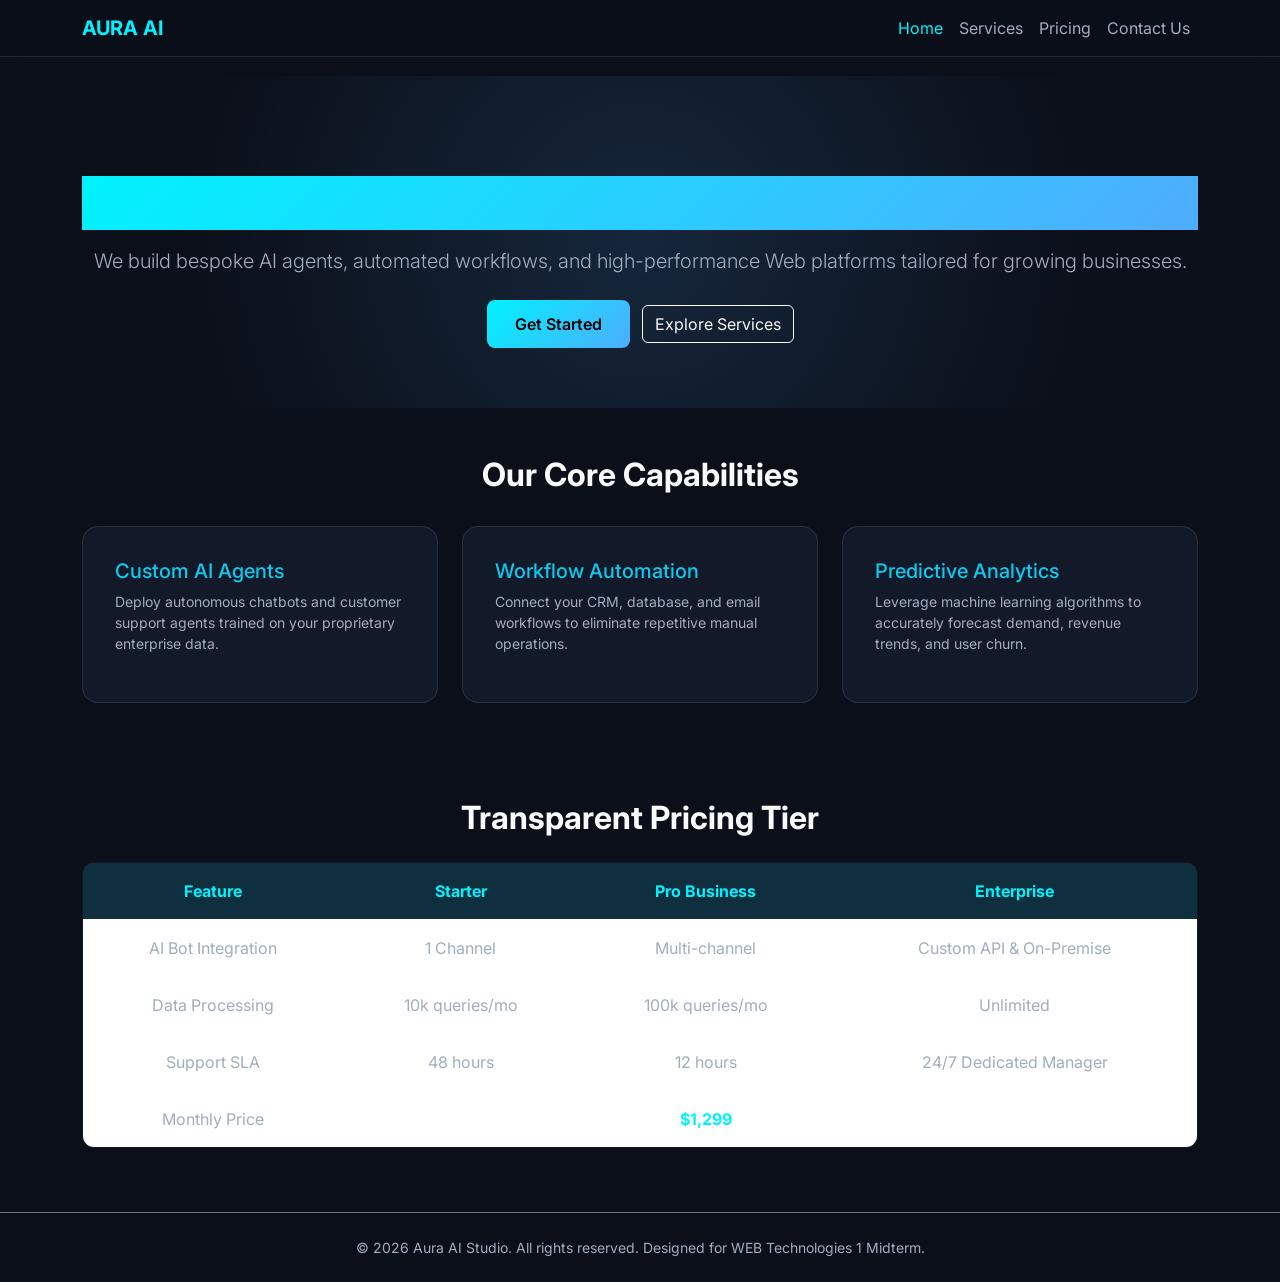
<file: index.html>
<!doctype html>
<html lang="en">
  <head>
    <meta charset="UTF-8" />
    <meta name="viewport" content="width=device-width, initial-scale=1.0" />
    <title>Aura AI Studio | Next-Gen AI Solutions</title>
    <link
      href="https://cdn.jsdelivr.net/npm/bootstrap@5.3.0/dist/css/bootstrap.min.css"
      rel="stylesheet"
    />
    <link
      href="https://fonts.googleapis.com/css2?family=Inter:wght@400;600;800&display=swap"
      rel="stylesheet"
    />
    <link rel="stylesheet" href="style.css" />
  </head>
  <body>
    <nav class="navbar navbar-expand-lg navbar-dark fixed-top navbar-custom">
      <div class="container">
        <a
          class="navbar-brand fw-bold"
          href="index.html"
          style="color: var(--accent-cyan)"
          >AURA AI</a
        >
        <button
          class="navbar-toggler"
          type="button"
          data-bs-toggle="collapse"
          data-bs-target="#navbarNav"
        >
          <span class="navbar-toggler-icon"></span>
        </button>
        <div class="collapse navbar-collapse" id="navbarNav">
          <ul class="navbar-nav ms-auto">
            <li class="nav-item">
              <a class="nav-link active" href="index.html">Home</a>
            </li>
            <li class="nav-item">
              <a class="nav-link" href="#services">Services</a>
            </li>
            <li class="nav-item">
              <a class="nav-link" href="#pricing">Pricing</a>
            </li>
            <li class="nav-item">
              <a class="nav-link" href="contact.html">Contact Us</a>
            </li>
          </ul>
        </div>
      </div>
    </nav>
    <header class="hero-section">
      <div class="container">
        <h1 class="hero-title">Automate Your Business with Intelligence</h1>
        <p class="lead text-muted mt-3 max-w-600 mx-auto">
          We build bespoke AI agents, automated workflows, and high-performance
          Web platforms tailored for growing businesses.
        </p>
        <div class="mt-4">
          <a href="contact.html" class="btn btn-glow me-2">Get Started</a>
          <a href="#services" class="btn btn-outline-light rounded-2"
            >Explore Services</a
          >
        </div>
      </div>
    </header>
    <section id="services" class="py-5">
      <div class="container">
        <h2 class="text-center fw-bold mb-4">Our Core Capabilities</h2>
        <div class="cards-grid">
          <div class="custom-card">
            <h3 class="h5 text-info">Custom AI Agents</h3>
            <p class="text-muted small">
              Deploy autonomous chatbots and customer support agents trained on
              your proprietary enterprise data.
            </p>
          </div>
          <div class="custom-card">
            <h3 class="h5 text-info">Workflow Automation</h3>
            <p class="text-muted small">
              Connect your CRM, database, and email workflows to eliminate
              repetitive manual operations.
            </p>
          </div>
          <div class="custom-card">
            <h3 class="h5 text-info">Predictive Analytics</h3>
            <p class="text-muted small">
              Leverage machine learning algorithms to accurately forecast
              demand, revenue trends, and user churn.
            </p>
          </div>
        </div>
      </div>
    </section>
    <section id="pricing" class="py-5">
      <div class="container">
        <h2 class="text-center fw-bold mb-4">Transparent Pricing Tier</h2>
        <div class="table-responsive">
          <table class="table table-custom align-middle text-center">
            <thead>
              <tr>
                <th>Feature</th>
                <th>Starter</th>
                <th>Pro Business</th>
                <th>Enterprise</th>
              </tr>
            </thead>
            <tbody>
              <tr>
                <td>AI Bot Integration</td>
                <td>1 Channel</td>
                <td>Multi-channel</td>
                <td>Custom API & On-Premise</td>
              </tr>
              <tr>
                <td>Data Processing</td>
                <td>10k queries/mo</td>
                <td>100k queries/mo</td>
                <td>Unlimited</td>
              </tr>
              <tr>
                <td>Support SLA</td>
                <td>48 hours</td>
                <td>12 hours</td>
                <td>24/7 Dedicated Manager</td>
              </tr>
              <tr>
                <td>Monthly Price</td>
                <td class="fw-bold text-white">$499</td>
                <td class="fw-bold text-cyan" style="color: var(--accent-cyan)">
                  $1,299
                </td>
                <td class="fw-bold text-white">Custom</td>
              </tr>
            </tbody>
          </table>
        </div>
      </div>
    </section>
    <footer
      class="py-4 border-top border-secondary text-center text-muted small"
    >
      <div class="container">
        <p class="mb-0">
          &copy; 2026 Aura AI Studio. All rights reserved. Designed for WEB
          Technologies 1 Midterm.
        </p>
      </div>
    </footer>
    <script src="https://cdn.jsdelivr.net/npm/bootstrap@5.3.0/dist/js/bootstrap.bundle.min.js"></script>
  </body>
</html>
</file>
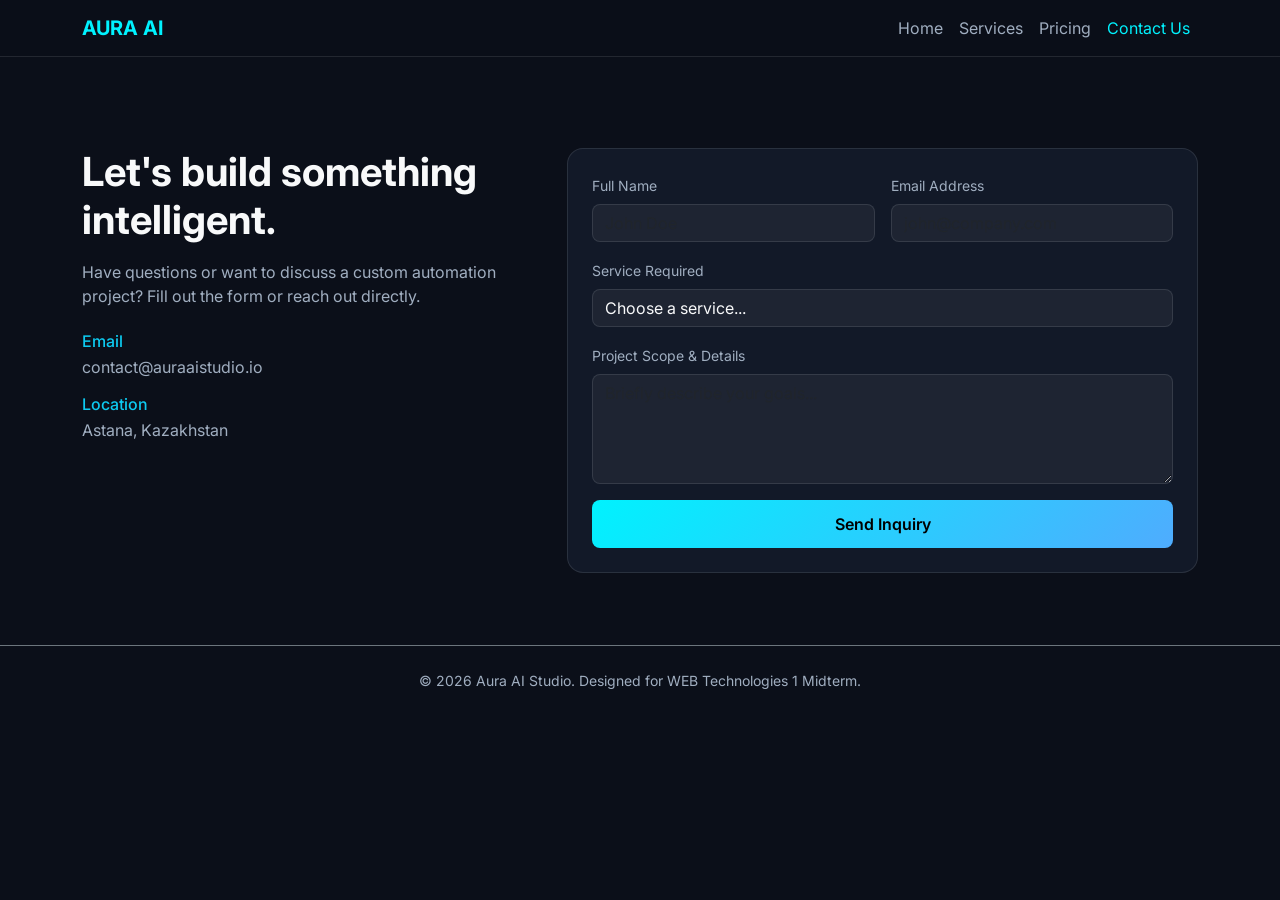
<file: contact.html>
<!doctype html>
<html lang="en">
  <head>
    <meta charset="UTF-8" />
    <meta name="viewport" content="width=device-width, initial-scale=1.0" />
    <title>Contact Us | Aura AI Studio</title>
    <link
      href="https://cdn.jsdelivr.net/npm/bootstrap@5.3.0/dist/css/bootstrap.min.css"
      rel="stylesheet"
    />
    <link
      href="https://fonts.googleapis.com/css2?family=Inter:wght@400;600;800&display=swap"
      rel="stylesheet"
    />
    <link rel="stylesheet" href="style.css" />
  </head>
  <body>
    <nav class="navbar navbar-expand-lg navbar-dark fixed-top navbar-custom">
      <div class="container">
        <a
          class="navbar-brand fw-bold"
          href="index.html"
          style="color: var(--accent-cyan)"
          >AURA AI</a
        >
        <button
          class="navbar-toggler"
          type="button"
          data-bs-toggle="collapse"
          data-bs-target="#navbarNav"
        >
          <span class="navbar-toggler-icon"></span>
        </button>
        <div class="collapse navbar-collapse" id="navbarNav">
          <ul class="navbar-nav ms-auto">
            <li class="nav-item">
              <a class="nav-link" href="index.html">Home</a>
            </li>
            <li class="nav-item">
              <a class="nav-link" href="index.html#services">Services</a>
            </li>
            <li class="nav-item">
              <a class="nav-link" href="index.html#pricing">Pricing</a>
            </li>
            <li class="nav-item">
              <a class="nav-link active" href="contact.html">Contact Us</a>
            </li>
          </ul>
        </div>
      </div>
    </nav>
    <main class="container py-5 my-4">
      <div class="row g-5">
        <!-- Contact Info -->
        <div class="col-lg-5">
          <h1 class="fw-bold mb-3">Let's build something intelligent.</h1>
          <p class="text-muted mb-4">
            Have questions or want to discuss a custom automation project? Fill
            out the form or reach out directly.
          </p>

          <div class="mb-3">
            <h6 class="text-info mb-1">Email</h6>
            <p class="text-muted">contact@auraaistudio.io</p>
          </div>
          <div class="mb-3">
            <h6 class="text-info mb-1">Location</h6>
            <p class="text-muted">Astana, Kazakhstan</p>
          </div>
        </div>
        <div class="col-lg-7">
          <div class="custom-card p-4">
            <form class="custom-form">
              <div class="row g-3">
                <div class="col-md-6">
                  <label for="fullName" class="form-label text-muted small"
                    >Full Name</label
                  >
                  <input
                    type="text"
                    class="form-control"
                    id="fullName"
                    placeholder="John Doe"
                    required
                  />
                </div>
                <div class="col-md-6">
                  <label for="emailAddr" class="form-label text-muted small"
                    >Email Address</label
                  >
                  <input
                    type="email"
                    class="form-control"
                    id="emailAddr"
                    placeholder="john@company.com"
                    required
                  />
                </div>
                <div class="col-12">
                  <label for="serviceType" class="form-label text-muted small"
                    >Service Required</label
                  >
                  <select class="form-select" id="serviceType" required>
                    <option selected disabled value="">
                      Choose a service...
                    </option>
                    <option>Custom AI Agents</option>
                    <option>Workflow Automation</option>
                    <option>Predictive Analytics</option>
                    <option>Consulting & Audit</option>
                  </select>
                </div>
                <div class="col-12">
                  <label for="message" class="form-label text-muted small"
                    >Project Scope & Details</label
                  >
                  <textarea
                    class="form-control"
                    id="message"
                    rows="4"
                    placeholder="Briefly describe your goals..."
                    required
                  ></textarea>
                </div>
                <div class="col-12">
                  <button type="submit" class="btn btn-glow w-100">
                    Send Inquiry
                  </button>
                </div>
              </div>
            </form>
          </div>
        </div>
      </div>
    </main>

    <footer
      class="py-4 border-top border-secondary text-center text-muted small mt-auto"
    >
      <div class="container">
        <p class="mb-0">
          &copy; 2026 Aura AI Studio. Designed for WEB Technologies 1 Midterm.
        </p>
      </div>
    </footer>
    <script src="https://cdn.jsdelivr.net/npm/bootstrap@5.3.0/dist/js/bootstrap.bundle.min.js"></script>
  </body>
</html>
</file>
<file: style.css>
:root {
  --bg-primary: #0b0f19;
  --bg-card: rgba(22, 31, 48, 0.7);
  --accent-cyan: #00f2fe;
  --accent-purple: #4facfe;
  --text-main: #f8f9fa;
  --text-muted: #a0aec0;
  --border-color: rgba(255, 255, 255, 0.1);
  --font-family: "Inter", sans-serif;
}

body {
  background-color: var(--bg-primary);
  color: var(--text-main);
  font-family: var(--font-family);
  margin: 0;
  padding-top: 76px;
}
.navbar-custom {
  background: rgba(11, 15, 25, 0.85);
  backdrop-filter: blur(12px);
  border-bottom: 1px solid var(--border-color);
}

.nav-link {
  color: var(--text-muted) !important;
  transition: color 0.3s ease;
}

.nav-link:hover,
.nav-link.active {
  color: var(--accent-cyan) !important;
}
.hero-section {
  padding: 100px 0 60px;
  text-align: center;
  background: radial-gradient(
    circle at center,
    rgba(79, 172, 254, 0.15) 0%,
    transparent 70%
  );
}

.hero-title {
  font-size: 2.8rem;
  font-weight: 800;
  background: linear-gradient(135deg, var(--accent-cyan), var(--accent-purple));
  -webkit-text-fill-color: transparent;
}
.cards-grid {
  display: grid;
  grid-template-columns: repeat(auto-fit, minmax(280px, 1fr));
  gap: 1.5rem;
  margin-top: 2rem;
}

.custom-card {
  background: var(--bg-card);
  border: 1px solid var(--border-color);
  border-radius: 16px;
  padding: 2rem;
  transition:
    transform 0.3s ease,
    border-color 0.3s ease;
}

.custom-card:hover {
  transform: translateY(-6px);
  border-color: var(--accent-cyan);
}
.table-custom {
  background: var(--bg-card);
  color: var(--text-main);
  border-radius: 12px;
  overflow: hidden;
  border: 1px solid var(--border-color);
}

.table-custom th {
  background: rgba(0, 242, 254, 0.1);
  color: var(--accent-cyan);
  border-bottom: 1px solid var(--border-color);
  padding: 1rem;
}

.table-custom td {
  border-bottom: 1px solid var(--border-color);
  color: var(--text-muted);
  padding: 1rem;
}
.custom-form .form-control,
.custom-form .form-select {
  background: rgba(255, 255, 255, 0.05);
  border: 1px solid var(--border-color);
  color: var(--text-main);
  border-radius: 8px;
}

.custom-form .form-control:focus,
.custom-form .form-select:focus {
  background: rgba(255, 255, 255, 0.08);
  border-color: var(--accent-cyan);
  box-shadow: 0 0 10px rgba(0, 242, 254, 0.3);
  color: var(--text-main);
}

.btn-glow {
  background: linear-gradient(135deg, var(--accent-cyan), var(--accent-purple));
  color: #000;
  font-weight: 600;
  border: none;
  padding: 0.75rem 1.75rem;
  border-radius: 8px;
  transition:
    opacity 0.3s ease,
    box-shadow 0.3s ease;
}

.btn-glow:hover {
  opacity: 0.9;
  box-shadow: 0 0 15px rgba(0, 242, 254, 0.5);
}
@media (max-width: 768px) {
  .hero-title {
    font-size: 2rem;
  }
}

@media (max-width: 375px) {
  .hero-title {
    font-size: 1.6rem;
  }
  .btn-glow {
    width: 100%;
  }
}
.text-muted {
  color: #a0aec0 !important;
}
</file>
